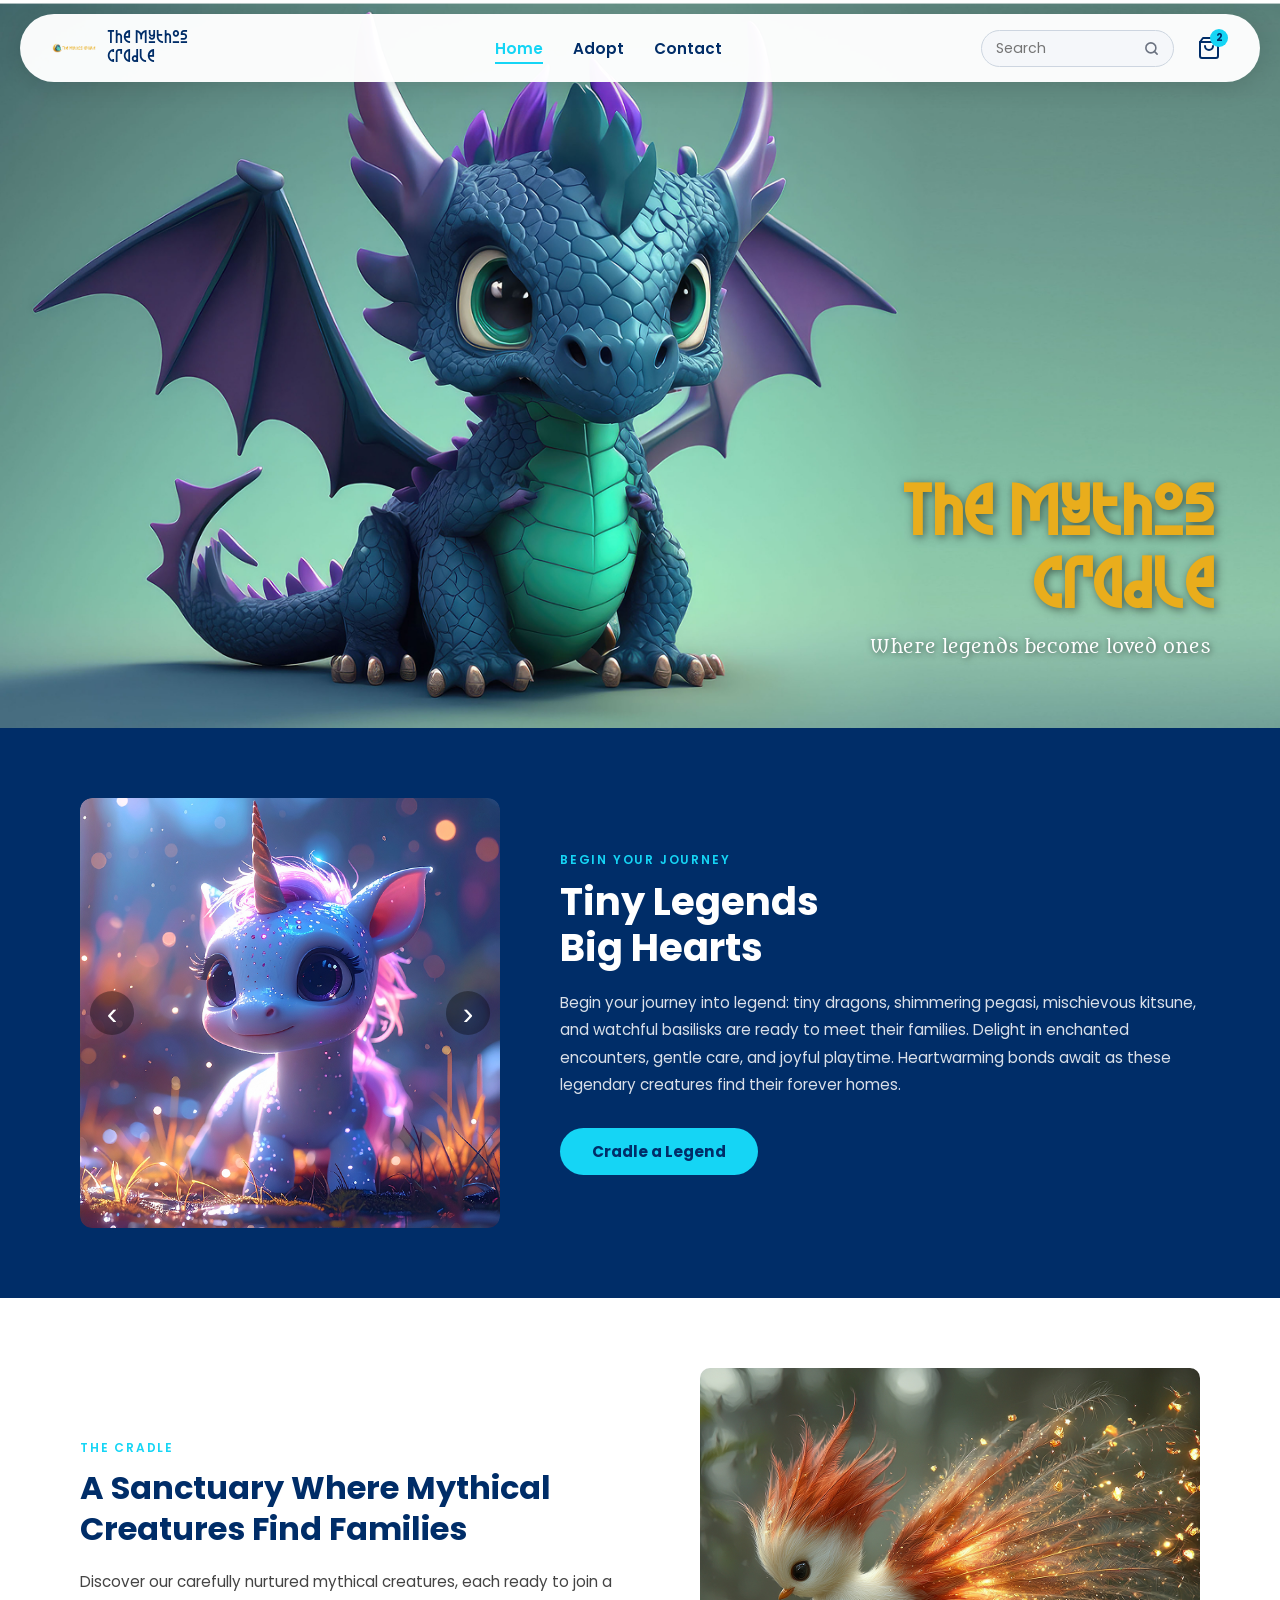
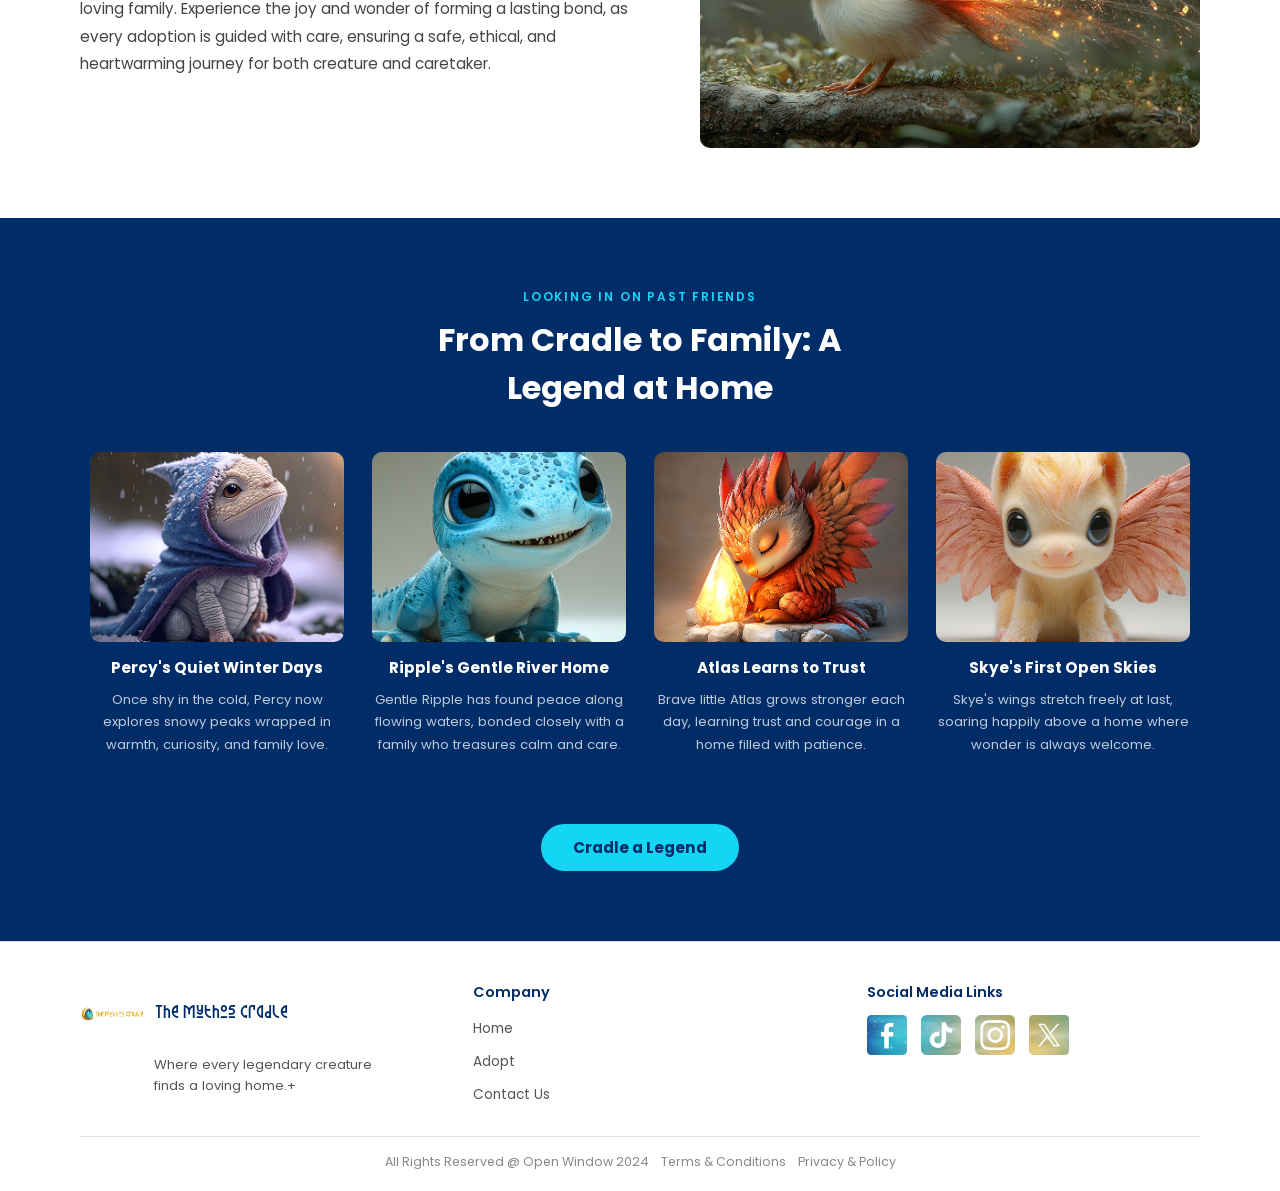
<file: index.html>
<!DOCTYPE html>
<html lang="en">
<head>
    <meta charset="UTF-8">
    <meta name="viewport" content="width=device-width, initial-scale=1.0">
    <title>The Mythos Cradle - Home</title>
    <link rel="stylesheet" href="css/main.css">
    <link href="https://fonts.googleapis.com/css2?family=Metamorphous&family=Poppins:wght@400;600;700&display=swap" rel="stylesheet">
</head>
<body>

    <!-- ==================== NAVIGATION BAR ==============================================================================-->
    <header>
        <nav class="navbar">

            <!-- Logo-------------------------------------------------------------------------------------------------->
            <a href="index.html" class="logo">
                <img src="assets/img/logo.png" alt="The Mythos Cradle Logo" class="logo-img">
                <span class="logo-text">The Mythos Cradle</span>
            </a>

            <!-- Navigation links--------------------------------------------------------------------------------------->
            <ul class="nav-links">
                <li><a href="index.html" class="active">Home</a></li>
                <li><a href="pages/adopt.html">Adopt</a></li>
                <li><a href="pages/contact.html">Contact</a></li>
            </ul>

            <!-- Right side----------------------------------------------------------------------------------- -->
            <div class="nav-right">
                <div class="search-bar">
                    <input type="text" placeholder="Search">
                    
                    <svg width="15" height="15" viewBox="0 0 24 24" fill="none" stroke="#6b7280" stroke-width="2.5" stroke-linecap="round" stroke-linejoin="round">
                        <circle cx="11" cy="11" r="8"></circle>
                        <line x1="21" y1="21" x2="16.65" y2="16.65"></line>
                    </svg>
                </div>

                <!-- The cart icon(2) -------------------------------------------------------------------------------->
                <div class="cart-icon">
                    
                    <svg width="24" height="24" viewBox="0 0 24 24" fill="none" stroke="#002d68" stroke-width="2" stroke-linecap="round" stroke-linejoin="round">
                        <path d="M6 2L3 6v14a2 2 0 0 0 2 2h14a2 2 0 0 0 2-2V6l-3-4z"></path>
                        <line x1="3" y1="6" x2="21" y2="6"></line>
                        <path d="M16 10a4 4 0 0 1-8 0"></path>
                    </svg>
                    
                    <span class="cart-badge" id="cart-count">2</span>
                </div>
            </div>

        </nav>
    </header>


    <!-- ==================== HERO SECTION ===================================================================== -->
    <section class="hero">
        <img src="assets/img/homeHeader.png" alt="A majestic dragon sitting proudly" class="hero-img">
        <div class="hero-text">
            <h1 class="hero-title">The Mythos<br>Cradle</h1>
            <p class="hero-tagline">Where legends become loved ones</p>
        </div>
    </section>


    <!-- ==================== TINY LEGENDS SECTION ================================================================= -->
    
        <section class="tiny-legends">

        <!-- LEFT SIDE----------------------------------------------------------------------------------- -->
        <div class="slider-wrapper">

            <button class="slider-btn prev-btn">&#8249;</button>

            <div class="slider">
             <div class="slide active">
                    <img src="assets/img/imageSlider1.png" alt="A glowing magical creature">
                </div>
            </div>

            <button class="slider-btn next-btn" >&#8250;</button>

        </div>


        

        <!-- RIGHT SIDE: ---------------------------------------------------------------------------------- -->
        <div class="tiny-legends-text">
            <span class="section-label">BEGIN YOUR JOURNEY</span>
            <h2>Tiny Legends<br>Big Hearts</h2>
            <p class="section-desc">
                Begin your journey into legend: tiny dragons, shimmering pegasi, mischievous kitsune,
                and watchful basilisks are ready to meet their families. Delight in enchanted encounters,
                gentle care, and joyful playtime. Heartwarming bonds await as these legendary creatures
                find their forever homes.
            </p>
         <a href="pages/adopt.html" class="btn-primary">Cradle a Legend</a>
        </div>

    </section>


    <!-- ==================== SANCTUARY SECTION ====================================================================== -->
    <section class="sanctuary">

        <!-- LEFT----------------------------------------------------------------------------------------------->
        <div class="sanctuary-text">
            <span class="section-label-dark">THE CRADLE</span>
            <h2 class="sanctuary-heading">A Sanctuary Where Mythical<br>Creatures Find Families</h2>
            <p class="sanctuary-desc">
                Discover our carefully nurtured mythical creatures, each ready to join a loving family.
                Experience the joy and wonder of forming a lasting bond, as every adoption is guided
                with care, ensuring a safe, ethical, and heartwarming journey for both creature and caretaker.
            </p>
        </div>

        <!-- RIGHT- Creature image ------------------------------------------------------------------------>
        <div class="sanctuary-img-wrapper">
            <img src="assets/img/homeImg1.png" alt="A beautiful mythical creature" class="sanctuary-img">
        </div>

    </section>


    <!-- ==================== PAST FRIENDS SECTION ============================================================= -->
    <section class="past-friends">

        <span class="section-label">LOOKING IN ON PAST FRIENDS</span>
        <h2 class="past-friends-heading">From Cradle to Family: A<br>Legend at Home</h2>

        <!-- The grid of 4 cards---------------------------------------------------------------------- -->
        <div class="friends-grid">

            <!-- Card 1: Percy ------------------------------------------------------------------------->
            <div class="friend-card">
                <img src="assets/img/successImg1.png" alt="Percy the snow creature">
                <h3>Percy's Quiet Winter Days</h3>
                <p>Once shy in the cold, Percy now explores snowy peaks wrapped in warmth, curiosity, and family love.</p>
            </div>

            <!-- Card 2: Ripple -------------------------------------------------------------------->
            <div class="friend-card">
                <img src="assets/img/successImg2.png" alt="Ripple the water creature">
                <h3>Ripple's Gentle River Home</h3>
                <p>Gentle Ripple has found peace along flowing waters, bonded closely with a family who treasures calm and care.</p>
            </div>

            <!-- Card 3: Atlas ----------------------------------------------------------------------->
            <div class="friend-card">
                <img src="assets/img/successImg3.png" alt="Atlas the brave creature">
                <h3>Atlas Learns to Trust</h3>
                <p>Brave little Atlas grows stronger each day, learning trust and courage in a home filled with patience.</p>
            </div>

            <!-- Card 4: Skye --------------------------------------------------------------------------------->
            <div class="friend-card">
                <img src="assets/img/successImg4.png" alt="Skye the winged creature">
                <h3>Skye's First Open Skies</h3>
                <p>Skye's wings stretch freely at last, soaring happily above a home where wonder is always welcome.</p>
            </div>

        </div>

        <!-- Button ----------------------------------------------------------------------------------------->
        <a href="pages/adopt.html" class="btn-primary">Cradle a Legend</a>

    </section>


    <!-- ==================== FOOTER ============================================================================= -->
    <footer>
        <div class="footer-inner">


            <div class="footer-brand">
                
                <div class="footer-brand-row">
                    <img src="assets/img/logo.png" alt="The Mythos Cradle Logo" class="footer-logo">
                    <span class="footer-brand-name">The Mythos Cradle</span>
                </div>
                <p class="footer-tagline">Where every legendary creature<br>finds a loving home.+</p>
            </div>

           
            <div class="footer-links">
                <h4>Company</h4>
                <ul>
                    <li><a href="index.html">Home</a></li>
                    <li><a href="pages/adopt.html">Adopt</a></li>
                    <li><a href="pages/contact.html">Contact Us</a></li>
                </ul>
            </div>

            
            <div class="footer-social">
                <h4>Social Media Links</h4>
                <div class="social-icons">
                   
                     <a href="https://www.facebook.com/theopenwindow/"><img src="../assets/img/sm1.png" alt="Facebook"></a>
                    <a href="https://www.tiktok.com/@open_window_"><img src="../assets/img/sm2.png" alt="TikTok"></a>
                    <a href="https://www.instagram.com/openwindowinstitute/"><img src="../assets/img/sm3.png" alt="Instagram"></a>
                    <a href="https://x.com/open_window_"><img src="../assets/img/sm4.png" alt="X / Twitter"></a>
                </div>
            </div>

        </div>

        <!-- Copyright ------------------------------------------------------------------------------------------------->
        <p class="footer-copy">
            All Rights Reserved @ Open Window 2024 &nbsp;&nbsp; Terms &amp; Conditions &nbsp;&nbsp; Privacy &amp; Policy
        </p>
    </footer>


    
    

</body>
</html>
</file>
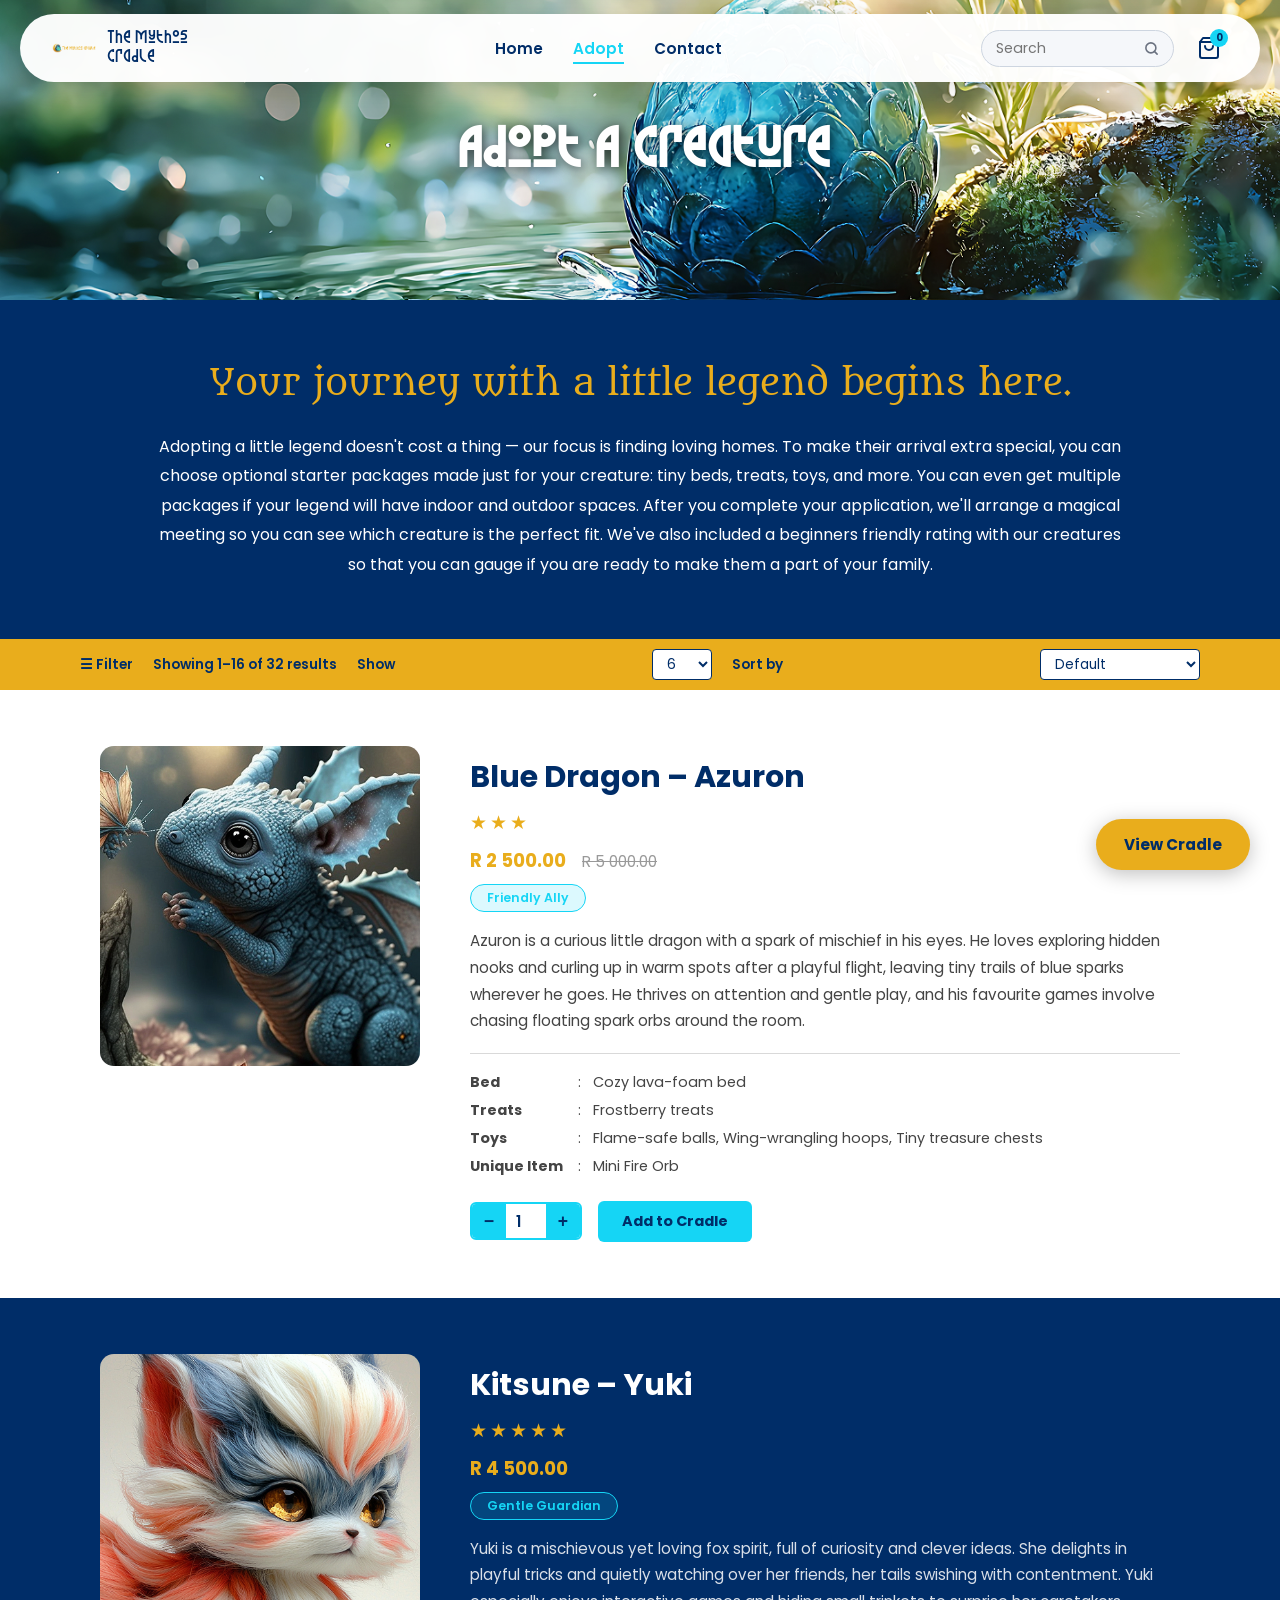
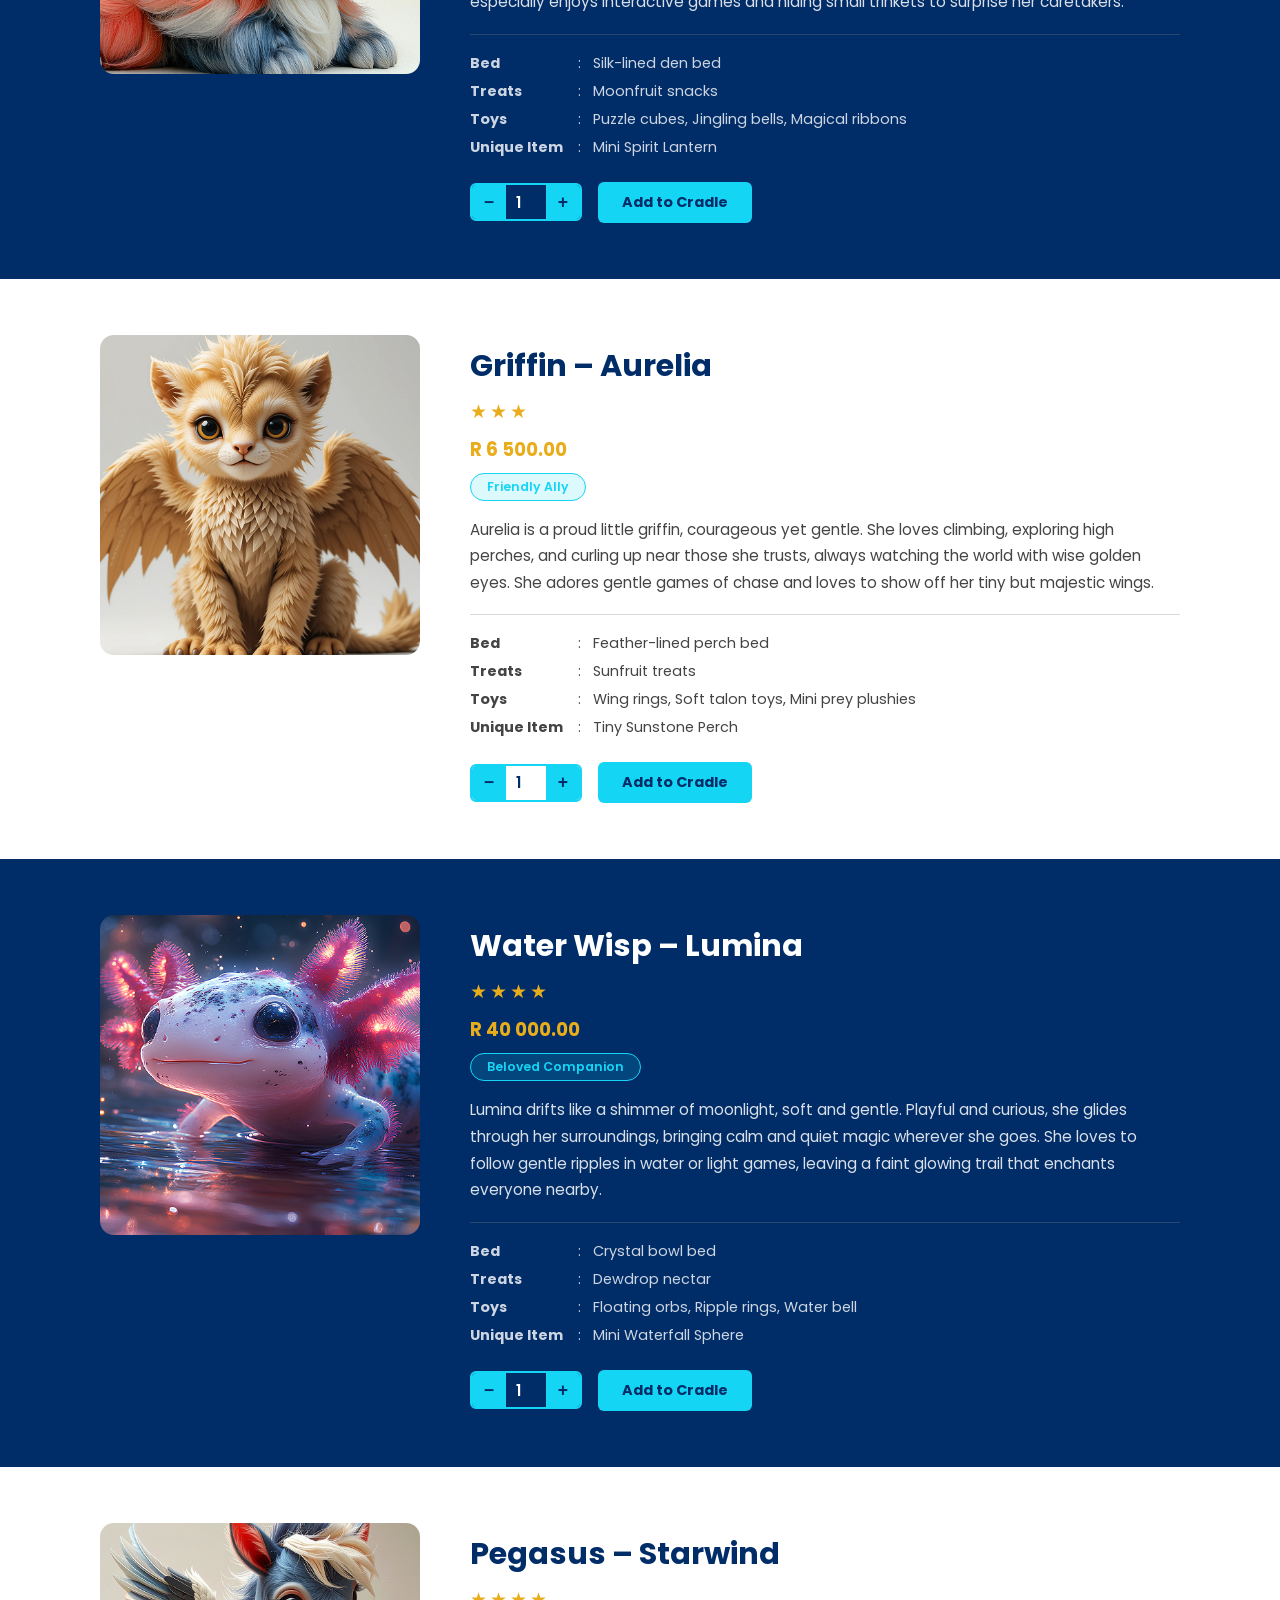
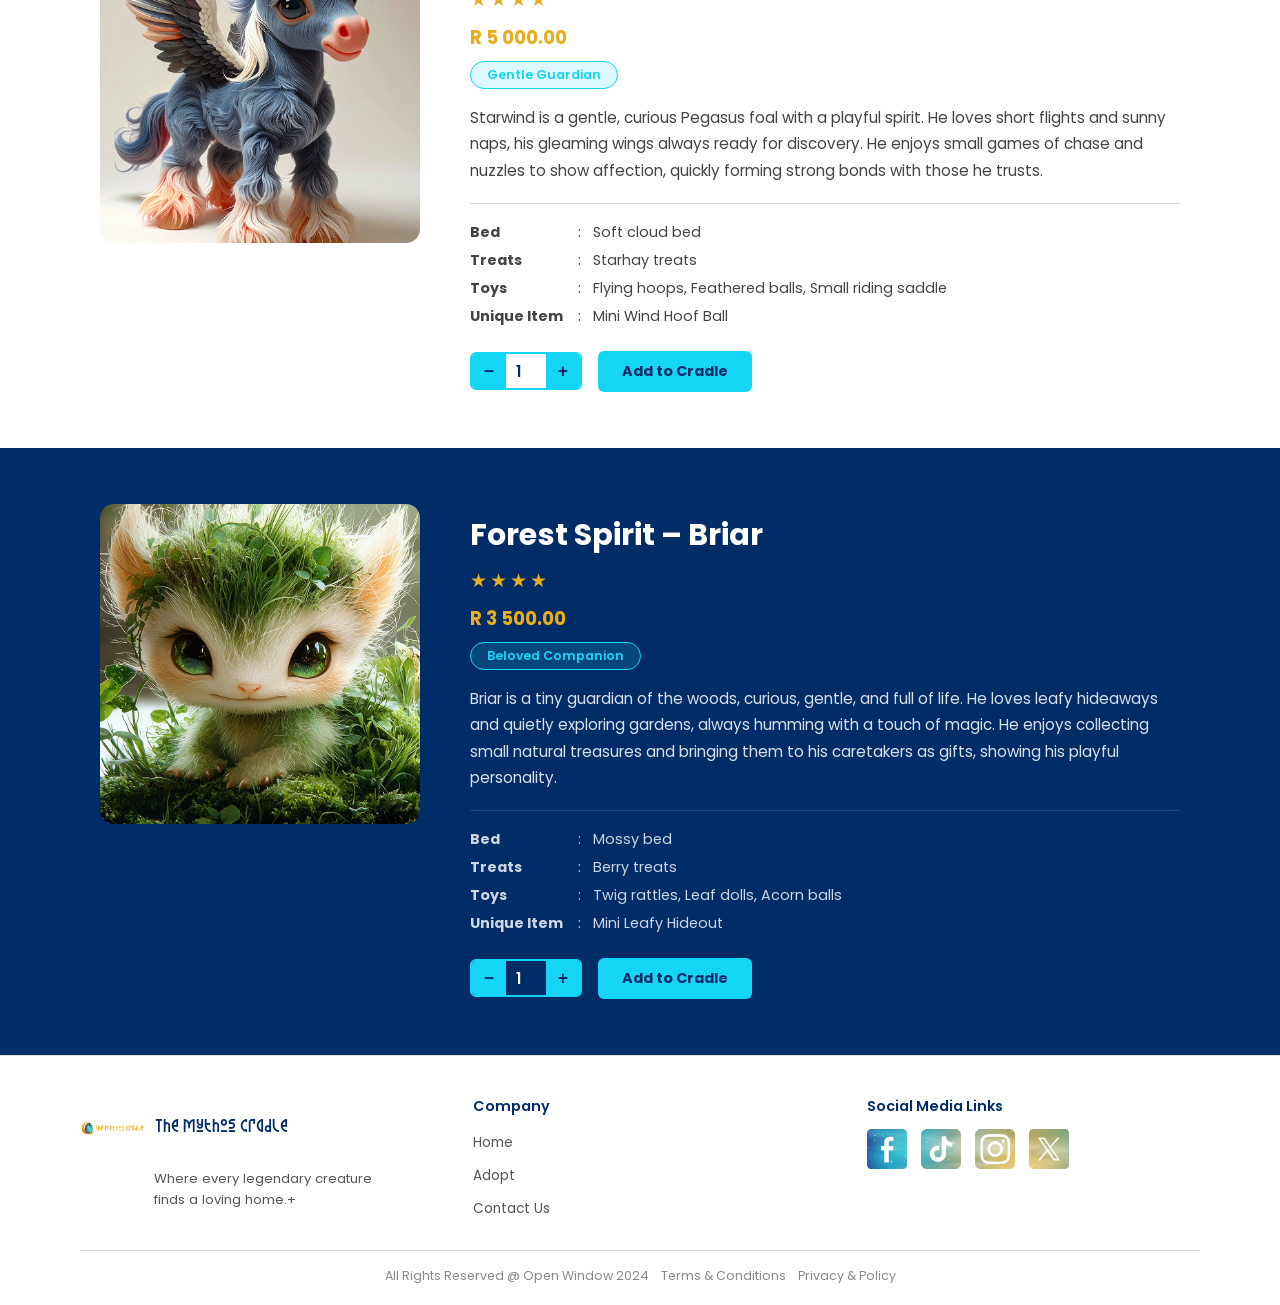
<file: pages/adopt.html>
<!DOCTYPE html>
<html lang="en">
<head>
    <meta charset="UTF-8">
    <meta name="viewport" content="width=device-width, initial-scale=1.0">
    <title>Adopt - The Mythos Cradle</title>

    <link rel="stylesheet" href="../css/main.css">

    <!-- Google Fonts ------------------------------------------------------------------------->
    <link href="https://fonts.googleapis.com/css2?family=Metamorphous&family=Poppins:wght@400;600;700&display=swap" rel="stylesheet">
</head>
<body>

    <!-- ==================== NAVIGATION BAR ================================================================= -->
    <header>
        <nav class="navbar">

            <!-- Logo ------------------------------------------------------------>
            <a href="../index.html" class="logo">
                <img src="../assets/img/logo.png" alt="The Mythos Cradle Logo" class="logo-img">
                <span class="logo-text">The Mythos Cradle</span>
            </a>

            <!-- Main navigation links ------------------------------------------------------>
            <ul class="nav-links">
                <li><a href="../index.html">Home</a></li>
            
                <li><a href="adopt.html" class="active">Adopt</a></li>
                <li><a href="contact.html">Contact</a></li>
            </ul>

            
            <div class="nav-right">
                <div class="search-bar">
                    <input type="text" placeholder="Search">
                    
                    <svg width="15" height="15" viewBox="0 0 24 24" fill="none" stroke="#6b7280" stroke-width="2.5" stroke-linecap="round" stroke-linejoin="round">
                        <circle cx="11" cy="11" r="8"></circle>
                        <line x1="21" y1="21" x2="16.65" y2="16.65"></line>
                    </svg>
                </div>
                <div class="cart-icon">
                   
                    <svg width="24" height="24" viewBox="0 0 24 24" fill="none" stroke="#002d68" stroke-width="2" stroke-linecap="round" stroke-linejoin="round">
                        <path d="M6 2L3 6v14a2 2 0 0 0 2 2h14a2 2 0 0 0 2-2V6l-3-4z"></path>
                        <line x1="3" y1="6" x2="21" y2="6"></line>
                        <path d="M16 10a4 4 0 0 1-8 0"></path>
                    </svg>
                    <span class="cart-badge" id="cart-count">0</span>
                </div>
            </div>

        </nav>
    </header>


    <!-- ==================== HERO SECTION ======================================================= -->
    <section class="hero-sub">
        <img src="../assets/img/adoptHeader.png" alt="Adopt A Creature banner">
        <h1 class="hero-sub-title">Adopt A Creature</h1>
    </section>


    <!-- ==================== ADOPT INTRO TEXT ====================================================== -->
    <section class="adopt-intro">
        <h2>Your journey with a little legend begins here.</h2>
        <p>
            Adopting a little legend doesn't cost a thing — our focus is finding loving homes. To make their arrival
            extra special, you can choose optional starter packages made just for your creature: tiny beds, treats, toys,
            and more. You can even get multiple packages if your legend will have indoor and outdoor spaces. After you
            complete your application, we'll arrange a magical meeting so you can see which creature is the perfect fit.
            We've also included a beginners friendly rating with our creatures so that you can gauge if you are ready to
            make them a part of your family.
        </p>
    </section>


    <!-- ==================== FILTER BAR ================================================================-->
    <div class="filter-bar">
        <span>&#9776; Filter</span>
        <span>Showing 1&ndash;16 of 32 results</span>
        <span>Show</span>
        <select name="show" aria-label="Show per page">
            <option>6</option>
            <option>12</option>
            <option>24</option>
        </select>
        <span>Sort by</span>
        <select name="sort" aria-label="Sort by">
            <option>Default</option>
            <option>Price: Low to High</option>
            <option>Price: High to Low</option>
        </select>
    </div>


    <!-- ==================== CREATURE CARDS LIST ================================================================-->
    <ul class="creatures-list">


        <!-- ===== CARD 1: Blue Dragon ====================== ================================== -->
        <li class="creature-card">

            <img
                src="../assets/img/adopt1.png"
                alt="Azuron the Blue Dragon"
                class="creature-img"
            >

            <div class="creature-info">
                <h2 class="creature-name">Blue Dragon &ndash; Azuron</h2>

                <!-- Star rating -->
                <div class="creature-stars">&#9733;&#9733;&#9733;</div>

                <!-- Pricing: sale price + original crossed ou----------------------------------------- -->
                <p class="creature-price">
                    R 2 500.00
                    <span class="price-original">R 5 000.00</span>
                </p>

                <!--Badge ------------------------------------------------------------------->
                <span class="creature-badge">Friendly Ally</span>

                <!-- Description -------------------------------------------------------------------------->
                <p class="creature-desc">
                    Azuron is a curious little dragon with a spark of mischief in his eyes. He loves exploring hidden nooks
                    and curling up in warm spots after a playful flight, leaving tiny trails of blue sparks wherever he goes.
                    He thrives on attention and gentle play, and his favourite games involve chasing floating spark orbs around
                    the room.
                </p>

                <hr class="creature-divider">

                
                <div class="creature-details">
                    <div class="creature-detail-row">
                        <span class="detail-label">Bed</span>
                        <span>: &nbsp; Cozy lava-foam bed</span>
                    </div>
                    <div class="creature-detail-row">
                        <span class="detail-label">Treats</span>
                        <span>: &nbsp; Frostberry treats</span>
                    </div>
                    <div class="creature-detail-row">
                        <span class="detail-label">Toys</span>
                        <span>: &nbsp; Flame-safe balls, Wing-wrangling hoops, Tiny treasure chests</span>
                    </div>
                    <div class="creature-detail-row">
                        <span class="detail-label">Unique Item</span>
                        <span>: &nbsp; Mini Fire Orb</span>
                    </div>
                </div>

                
                <div class="creature-actions">
                    <div class="quantity-control">
                        <button class="qty-btn" onclick="changeQty(this, -1)">&#8722;</button>
                        <input type="number" class="qty-input" value="1" min="1" readonly>
                        <button class="qty-btn" onclick="changeQty(this, 1)">&#43;</button>
                    </div>
                    <button class="btn-cradle" onclick="addToCradle(this, 'Blue Dragon – Azuron', 2500)">
                        Add to Cradle
                    </button>
                </div>
            </div>

        </li>


        <!-- ===== CARD 2: Kitsune – Yuki ========================================================= ===== -->
        <li class="creature-card">

            <img
                src="../assets/img/adopt2.png"
                alt="Yuki the Kitsune"
                class="creature-img"
            >

            <div class="creature-info">
                <h2 class="creature-name">Kitsune &ndash; Yuki</h2>

                <div class="creature-stars">&#9733;&#9733;&#9733;&#9733;&#9733;</div>

                <p class="creature-price">R 4 500.00</p>

                <span class="creature-badge">Gentle Guardian</span>

                <p class="creature-desc">
                    Yuki is a mischievous yet loving fox spirit, full of curiosity and clever ideas. She delights in playful
                    tricks and quietly watching over her friends, her tails swishing with contentment. Yuki especially enjoys
                    interactive games and hiding small trinkets to surprise her caretakers.
                </p>

                <hr class="creature-divider">

                <div class="creature-details">
                    <div class="creature-detail-row">
                        <span class="detail-label">Bed</span>
                        <span>: &nbsp; Silk-lined den bed</span>
                    </div>
                    <div class="creature-detail-row">
                        <span class="detail-label">Treats</span>
                        <span>: &nbsp; Moonfruit snacks</span>
                    </div>
                    <div class="creature-detail-row">
                        <span class="detail-label">Toys</span>
                        <span>: &nbsp; Puzzle cubes, Jingling bells, Magical ribbons</span>
                    </div>
                    <div class="creature-detail-row">
                        <span class="detail-label">Unique Item</span>
                        <span>: &nbsp; Mini Spirit Lantern</span>
                    </div>
                </div>

                <div class="creature-actions">
                    <div class="quantity-control">
                        <button class="qty-btn" onclick="changeQty(this, -1)">&#8722;</button>
                        <input type="number" class="qty-input" value="1" min="1" readonly>
                        <button class="qty-btn" onclick="changeQty(this, 1)">&#43;</button>
                    </div>
                    <button class="btn-cradle" onclick="addToCradle(this, 'Kitsune – Yuki', 4500)">
                        Add to Cradle
                    </button>
                </div>
            </div>

        </li>


        <!-- ===== CARD 3: Griffin – Aurelia ================================================ ===== -->
        <li class="creature-card">

            <img
                src="../assets/img/adopt3.png"
                alt="Aurelia the Griffin"
                class="creature-img"
            >

            <div class="creature-info">
                <h2 class="creature-name">Griffin &ndash; Aurelia</h2>

                <div class="creature-stars">&#9733;&#9733;&#9733;</div>

                <p class="creature-price">R 6 500.00</p>

                <span class="creature-badge">Friendly Ally</span>

                <p class="creature-desc">
                    Aurelia is a proud little griffin, courageous yet gentle. She loves climbing, exploring high perches,
                    and curling up near those she trusts, always watching the world with wise golden eyes. She adores gentle
                    games of chase and loves to show off her tiny but majestic wings.
                </p>

                <hr class="creature-divider">

                <div class="creature-details">
                    <div class="creature-detail-row">
                        <span class="detail-label">Bed</span>
                        <span>: &nbsp; Feather-lined perch bed</span>
                    </div>
                    <div class="creature-detail-row">
                        <span class="detail-label">Treats</span>
                        <span>: &nbsp; Sunfruit treats</span>
                    </div>
                    <div class="creature-detail-row">
                        <span class="detail-label">Toys</span>
                        <span>: &nbsp; Wing rings, Soft talon toys, Mini prey plushies</span>
                    </div>
                    <div class="creature-detail-row">
                        <span class="detail-label">Unique Item</span>
                        <span>: &nbsp; Tiny Sunstone Perch</span>
                    </div>
                </div>

                <div class="creature-actions">
                    <div class="quantity-control">
                        <button class="qty-btn" onclick="changeQty(this, -1)">&#8722;</button>
                        <input type="number" class="qty-input" value="1" min="1" readonly>
                        <button class="qty-btn" onclick="changeQty(this, 1)">&#43;</button>
                    </div>
                    <button class="btn-cradle" onclick="addToCradle(this, 'Griffin – Aurelia', 6500)">
                        Add to Cradle
                    </button>
                </div>
            </div>

        </li>


        <!-- ===== CARD 4: Water Wisp – Lumina ============================================================ -->
        <li class="creature-card">

            <img
                src="../assets/img/adopt4.png"
                alt="Lumina the Water Wisp"
                class="creature-img"
            >

            <div class="creature-info">
                <h2 class="creature-name">Water Wisp &ndash; Lumina</h2>

                <div class="creature-stars">&#9733;&#9733;&#9733;&#9733;</div>

                <p class="creature-price">R 40 000.00</p>

                <span class="creature-badge">Beloved Companion</span>

                <p class="creature-desc">
                    Lumina drifts like a shimmer of moonlight, soft and gentle. Playful and curious, she glides through her
                    surroundings, bringing calm and quiet magic wherever she goes. She loves to follow gentle ripples in water
                    or light games, leaving a faint glowing trail that enchants everyone nearby.
                </p>

                <hr class="creature-divider">

                <div class="creature-details">
                    <div class="creature-detail-row">
                        <span class="detail-label">Bed</span>
                        <span>: &nbsp; Crystal bowl bed</span>
                    </div>
                    <div class="creature-detail-row">
                        <span class="detail-label">Treats</span>
                        <span>: &nbsp; Dewdrop nectar</span>
                    </div>
                    <div class="creature-detail-row">
                        <span class="detail-label">Toys</span>
                        <span>: &nbsp; Floating orbs, Ripple rings, Water bell</span>
                    </div>
                    <div class="creature-detail-row">
                        <span class="detail-label">Unique Item</span>
                        <span>: &nbsp; Mini Waterfall Sphere</span>
                    </div>
                </div>

                <div class="creature-actions">
                    <div class="quantity-control">
                        <button class="qty-btn" onclick="changeQty(this, -1)">&#8722;</button>
                        <input type="number" class="qty-input" value="1" min="1" readonly>
                        <button class="qty-btn" onclick="changeQty(this, 1)">&#43;</button>
                    </div>
                    <button class="btn-cradle" onclick="addToCradle(this, 'Water Wisp – Lumina', 40000)">
                        Add to Cradle
                    </button>
                </div>
            </div>

        </li>


        <!-- ===== CARD 5: Pegasus – Starwind ========================================================== ===== -->
        <li class="creature-card">

            <img
                src="../assets/img/adopt5.png"
                alt="Starwind the Pegasus"
                class="creature-img"
            >

            <div class="creature-info">
                <h2 class="creature-name">Pegasus &ndash; Starwind</h2>

                <div class="creature-stars">&#9733;&#9733;&#9733;&#9733;</div>

                <p class="creature-price">R 5 000.00</p>

                <span class="creature-badge">Gentle Guardian</span>

                <p class="creature-desc">
                    Starwind is a gentle, curious Pegasus foal with a playful spirit. He loves short flights and sunny naps,
                    his gleaming wings always ready for discovery. He enjoys small games of chase and nuzzles to show
                    affection, quickly forming strong bonds with those he trusts.
                </p>

                <hr class="creature-divider">

                <div class="creature-details">
                    <div class="creature-detail-row">
                        <span class="detail-label">Bed</span>
                        <span>: &nbsp; Soft cloud bed</span>
                    </div>
                    <div class="creature-detail-row">
                        <span class="detail-label">Treats</span>
                        <span>: &nbsp; Starhay treats</span>
                    </div>
                    <div class="creature-detail-row">
                        <span class="detail-label">Toys</span>
                        <span>: &nbsp; Flying hoops, Feathered balls, Small riding saddle</span>
                    </div>
                    <div class="creature-detail-row">
                        <span class="detail-label">Unique Item</span>
                        <span>: &nbsp; Mini Wind Hoof Ball</span>
                    </div>
                </div>

                <div class="creature-actions">
                    <div class="quantity-control">
                        <button class="qty-btn" onclick="changeQty(this, -1)">&#8722;</button>
                        <input type="number" class="qty-input" value="1" min="1" readonly>
                        <button class="qty-btn" onclick="changeQty(this, 1)">&#43;</button>
                    </div>
                    <button class="btn-cradle" onclick="addToCradle(this, 'Pegasus – Starwind', 5000)">
                        Add to Cradle
                    </button>
                </div>
            </div>

        </li>


        <!-- ===== CARD 6: Forest Spirit – Briar ================================================ -->
        <li class="creature-card">

            <img
                src="../assets/img/adopt6.png"
                alt="Briar the Forest Spirit"
                class="creature-img"
            >

            <div class="creature-info">
                <h2 class="creature-name">Forest Spirit &ndash; Briar</h2>

                <div class="creature-stars">&#9733;&#9733;&#9733;&#9733;</div>

                <p class="creature-price">R 3 500.00</p>

                <span class="creature-badge">Beloved Companion</span>

                <p class="creature-desc">
                    Briar is a tiny guardian of the woods, curious, gentle, and full of life. He loves leafy hideaways and
                    quietly exploring gardens, always humming with a touch of magic. He enjoys collecting small natural
                    treasures and bringing them to his caretakers as gifts, showing his playful personality.
                </p>

                <hr class="creature-divider">

                <div class="creature-details">
                    <div class="creature-detail-row">
                        <span class="detail-label">Bed</span>
                        <span>: &nbsp; Mossy bed</span>
                    </div>
                    <div class="creature-detail-row">
                        <span class="detail-label">Treats</span>
                        <span>: &nbsp; Berry treats</span>
                    </div>
                    <div class="creature-detail-row">
                        <span class="detail-label">Toys</span>
                        <span>: &nbsp; Twig rattles, Leaf dolls, Acorn balls</span>
                    </div>
                    <div class="creature-detail-row">
                        <span class="detail-label">Unique Item</span>
                        <span>: &nbsp; Mini Leafy Hideout</span>
                    </div>
                </div>

                <div class="creature-actions">
                    <div class="quantity-control">
                        <button class="qty-btn" onclick="changeQty(this, -1)">&#8722;</button>
                        <input type="number" class="qty-input" value="1" min="1" readonly>
                        <button class="qty-btn" onclick="changeQty(this, 1)">&#43;</button>
                    </div>
                    <button class="btn-cradle" onclick="addToCradle(this, 'Forest Spirit – Briar', 3500)">
                        Add to Cradle
                    </button>
                </div>
            </div>

        </li>


    </ul>


    <!-- ==================== VIEW CRADLE FLOATING BUTTON ==================================================-->
    <button class="view-cradle-btn" onclick="viewCradle()">View Cradle</button>


    <!-- ==================== FOOTER ========================================================================= -->
    <footer>
        <div class="footer-inner">

            <div class="footer-brand">
                <div class="footer-brand-row">
                    <img src="../assets/img/logo.png" alt="Logo" class="footer-logo">
                    <span class="footer-brand-name">The Mythos Cradle</span>
                </div>
                <p class="footer-tagline">Where every legendary creature<br>finds a loving home.+</p>
            </div>

            <div class="footer-links">
                <h4>Company</h4>
                <ul>
                    <li><a href="../index.html">Home</a></li>
                    <li><a href="adopt.html">Adopt</a></li>
                    <li><a href="contact.html">Contact Us</a></li>
                </ul>
             </div>

            <div class="footer-social">
                <h4>Social Media Links</h4>
                <div class="social-icons">
                    <a href="https://www.facebook.com/theopenwindow/"><img src="../assets/img/sm1.png" alt="Facebook"></a>
                    <a href="https://www.tiktok.com/@open_window_"><img src="../assets/img/sm2.png" alt="TikTok"></a>
                    <a href="https://www.instagram.com/openwindowinstitute/"><img src="../assets/img/sm3.png" alt="Instagram"></a>
                    <a href="https://x.com/open_window_"><img src="../assets/img/sm4.png" alt="X / Twitter"></a>
                </div>
            </div>

        </div>
        <p class="footer-copy">
            All Rights Reserved @ Open Window 2024 &nbsp;&nbsp; Terms &amp; Conditions &nbsp;&nbsp; Privacy &amp; Policy
        </p>
    </footer>


    
</body>
</html>
</file>
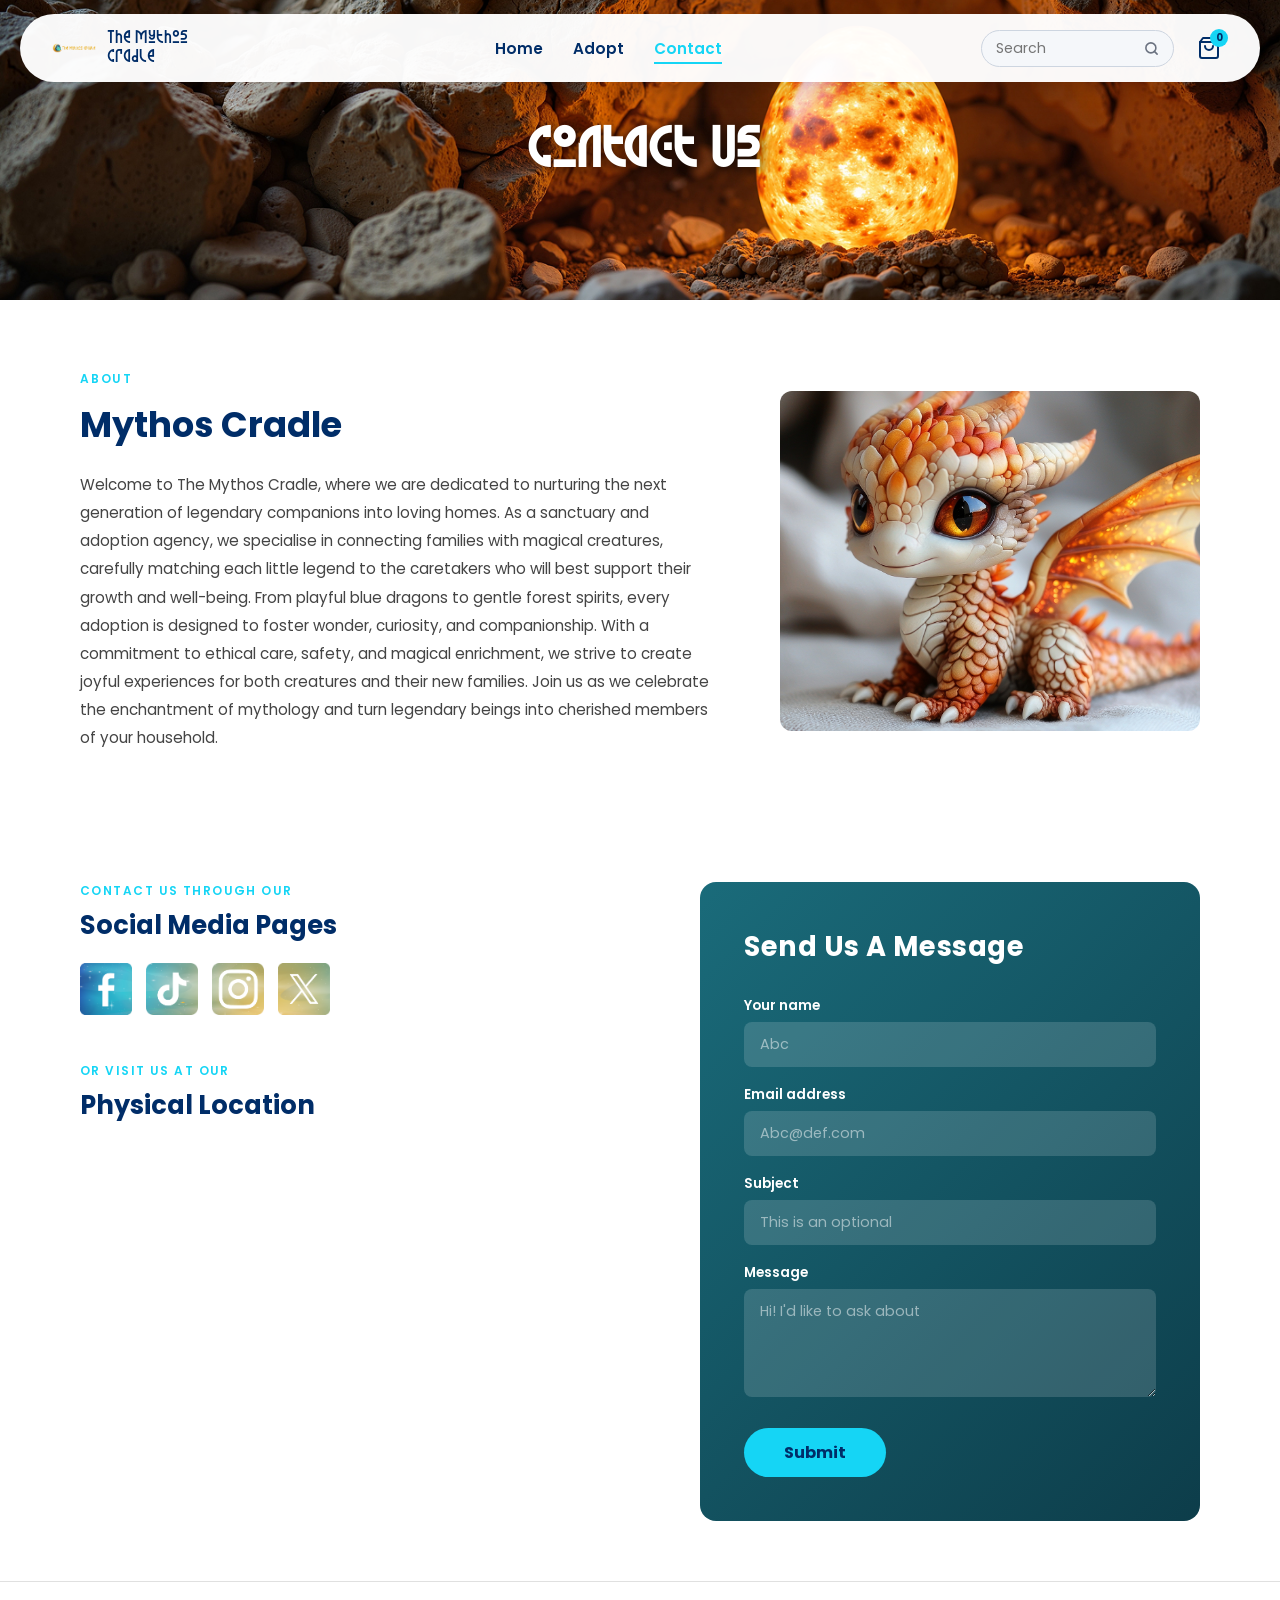
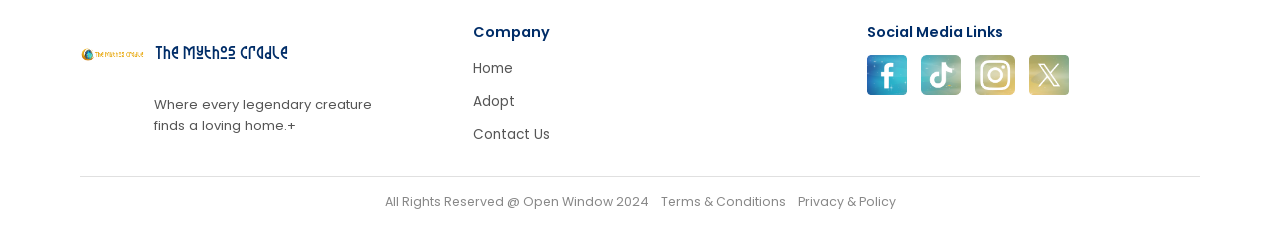
<file: pages/contact.html>
<!DOCTYPE html>
<html lang="en">
<head>
    <meta charset="UTF-8">
    <meta name="viewport" content="width=device-width, initial-scale=1.0">
    <title>Contact Us - The Mythos Cradle</title>

   
    <link rel="stylesheet" href="../css/main.css">

    <!-- Google Fonts --------------------------------------------------------------->
    <link href="https://fonts.googleapis.com/css2?family=Metamorphous&family=Poppins:wght@400;600;700&display=swap" rel="stylesheet">
</head>
<body>

    <!-- ==================== NAVIGATION BAR ======================================================================== -->
    <header>
        <nav class="navbar">

            <!-- Logo - ------------------------------------------------------------------------------------------->
            <a href="../index.html" class="logo">
                <img src="../assets/img/logo.png" alt="The Mythos Cradle Logo" class="logo-img">
                <span class="logo-text">The Mythos Cradle</span>
            </a>

            <!-- Main navigation----------------------------------------------------------------------------------------->
            <ul class="nav-links">
                <li><a href="../index.html">Home</a></li>
                <li><a href="adopt.html">Adopt</a></li>
                
                <li><a href="contact.html" class="active">Contact</a></li>
            </ul>

            
            <div class="nav-right">
                <div class="search-bar">
                    <input type="text" placeholder="Search">
                    
                    <svg width="15" height="15" viewBox="0 0 24 24" fill="none" stroke="#6b7280" stroke-width="2.5" stroke-linecap="round" stroke-linejoin="round">
                        <circle cx="11" cy="11" r="8"></circle>
                        <line x1="21" y1="21" x2="16.65" y2="16.65"></line>
                    </svg>
                </div>
                <div class="cart-icon">
                   
                    <svg width="24" height="24" viewBox="0 0 24 24" fill="none" stroke="#002d68" stroke-width="2" stroke-linecap="round" stroke-linejoin="round">
                        <path d="M6 2L3 6v14a2 2 0 0 0 2 2h14a2 2 0 0 0 2-2V6l-3-4z"></path>
                        <line x1="3" y1="6" x2="21" y2="6"></line>
                        <path d="M16 10a4 4 0 0 1-8 0"></path>
                    </svg>
                    <span class="cart-badge" id="cart-count">0</span>
                </div>
            </div>

        </nav>
    </header>


    <!-- ==================== HERO SECTION ==============================================================================-->
    <section class="hero-sub">
        <img src="../assets/img/contactHeader.png" alt="Contact Us banner">
        <h1 class="hero-sub-title">Contact Us</h1>
    </section>


    <!-- ==================== ABOUT SECTION ================================================================== -->
    <section class="contact-about">

        <!-- Left---------------------------------------------------------------------------------------->
        <div class="contact-about-text">
            <span class="about-label">ABOUT</span>
            <h2>Mythos Cradle</h2>
            <p>
                Welcome to The Mythos Cradle, where we are dedicated to nurturing the next generation
                of legendary companions into loving homes. As a sanctuary and adoption agency, we
                specialise in connecting families with magical creatures, carefully matching each little
                legend to the caretakers who will best support their growth and well-being. From playful
                blue dragons to gentle forest spirits, every adoption is designed to foster wonder,
                curiosity, and companionship. With a commitment to ethical care, safety, and magical
                enrichment, we strive to create joyful experiences for both creatures and their new
                families. Join us as we celebrate the enchantment of mythology and turn legendary beings
                into cherished members of your household.
                </p>
        </div>

        <!-- Right: Image of a creature -------------------------------------------------------------------->
        <div class="contact-about-img">
            <img src="../assets/img/contactImage 1.png" alt="A cute baby dragon">
        </div>

    </section>


    <!-- ==================== SOCIAL MEDIA + MAP + FORM SECTION ==================================== -->
    <section class="contact-bottom">

        
        <div class="contact-left">

           
            <div>
                <span class="contact-social-label">CONTACT US THROUGH OUR</span>
                <h2 class="contact-social-heading">Social Media Pages</h2>

               
                <div class="social-icons">
                    
                    <a href="https://www.facebook.com/theopenwindow/"><img src="../assets/img/sm1.png" alt="Facebook"></a>
                    <a href="https://www.tiktok.com/@open_window_"><img src="../assets/img/sm2.png" alt="TikTok"></a>
                    <a href="https://www.instagram.com/openwindowinstitute/"><img src="../assets/img/sm3.png" alt="Instagram"></a>
                    <a href="https://x.com/open_window_"><img src="../assets/img/sm4.png" alt="X / Twitter"></a>
                </div>
            </div>

            <!-- Map  ---------------------------------------------------------------------------------->
            <div>
                <span class="contact-map-label">OR VISIT US AT OUR</span>
                <h2 class="contact-map-heading">Physical Location</h2>

                <!-- Google Maps -->
                <iframe
                    class="map-frame"
                    src="https://www.google.com/maps/embed?pb=!1m14!1m8!1m3!1d229753.50678061516!2d28.1421661!3d-25.8728164!3m2!1i1024!2i768!4f13.1!3m3!1m2!1s0x1e956608911ce097%3A0x519896b4b6eda40a!2sOpen%20Window%20-%20Centurion!5e0!3m2!1sen!2sza!4v1774509200383!5m2!1sen!2sza" width="600" height="450" style="border:0;" allowfullscreen="" loading="lazy" referrerpolicy="no-referrer-when-downgrade">
                    
                </iframe>
            </div>

        </div>


        <!-- Contact form --------------------------------------------------------------------------------------------------->
        <div class="contact-right">
            <div class="contact-form-card">

                <h3>Send Us A Message</h3>

            
                <form action="#" method="POST">

                    
                    <div class="form-group">
                        <label for="contact-name">Your name</label>
                        <input
                            type="text"
                            id="contact-name"
                            name="name"
                            placeholder="Abc"
                            required
                        >
                       
                    </div>

                    <!-- Email------------------------------------------------------------------------------------- -->
                    <div class="form-group">
                        <label for="contact-email">Email address</label>
                        <input
                            type="email"
                            id="contact-email"
                            name="email"
                            placeholder="Abc@def.com"
                            required
                        >
                        
                    </div>

                    <!-- Subject field (optional) ----------------------------------------------------------------->
                    <div class="form-group">
                        <label for="contact-subject">Subject</label>
                        <input
                            type="text"
                            id="contact-subject"
                            name="subject"
                            placeholder="This is an optional"
                        >
                    </div>

                    <!-- Message ------------------------------------------------------------------------------ -->
                    <div class="form-group">
                        <label for="contact-message">Message</label>
                        <textarea
                            id="contact-message"
                            name="message"
                            placeholder="Hi! I'd like to ask about"
                            rows="4"
                            required
                        ></textarea>
                    </div>

                    <!-- Submit button ----------------------------------------------------------------------------->
                    <button type="submit" class="btn-submit">Submit</button>

                </form>

            </div>
        </div>

    </section>


    <!-- ==================== FOOTER ========================================================================== -->
    <footer>
        <div class="footer-inner">

            <div class="footer-brand">
                <div class="footer-brand-row">
                    <img src="../assets/img/logo.png" alt="Logo" class="footer-logo">
                    <span class="footer-brand-name">The Mythos Cradle</span>
                </div>
                <p class="footer-tagline">Where every legendary creature<br>finds a loving home.+</p>
            </div>

            <div class="footer-links">
                <h4>Company</h4>
                <ul>
                    <li><a href="../index.html">Home</a></li>
                    <li><a href="adopt.html">Adopt</a></li>
                    <li><a href="contact.html">Contact Us</a></li>
                </ul>
            </div>

            <div class="footer-social">
                <h4>Social Media Links</h4>
                <div class="social-icons">
                     <a href="https://www.facebook.com/theopenwindow/"><img src="../assets/img/sm1.png" alt="Facebook"></a>
                    <a href="https://www.tiktok.com/@open_window_"><img src="../assets/img/sm2.png" alt="TikTok"></a>
                    <a href="https://www.instagram.com/openwindowinstitute/"><img src="../assets/img/sm3.png" alt="Instagram"></a>
                    <a href="https://x.com/open_window_"><img src="../assets/img/sm4.png" alt="X / Twitter"></a>
                </div>
            </div>

        </div>
        <p class="footer-copy">
            All Rights Reserved @ Open Window 2024 &nbsp;&nbsp; Terms &amp; Conditions &nbsp;&nbsp; Privacy &amp; Policy
        </p>
    </footer>


    
    

</body>
</html>
</file>
<file: css/main.css>
/* ============================================================
   MAIN STYLESHEET - The Mythos Cradle
============================================================ */

/* ===== CUSTOM FONT ========================================================== */
@font-face {
    font-family: 'MythologyOfEgypt';
    src: url('../assets/fonts/mythology_of_egypt/Mythology Of Egypt.ttf') format('truetype'),
         url('../assets/fonts/mythology_of_egypt/Mythology Of Egypt.otf') format('opentype');
}

:root {
    --navy:   #002d68;   
    --gold:   #e9ad1c;   
    --cyan:   #15d5f5;   
    --black:  #000000;
    --white:  #ffffff;
    --light-bg: #f5f5f5; 
}


* {
    margin: 0;
    padding: 0;
    box-sizing: border-box; 
}


body {
    font-family: 'Poppins', sans-serif;
    color: var(--black);
    background: var(--white);
}

/* ============================================================
   NAVBAR 
   ============================================================ */


header {
    position: fixed;
    width: 100%;
    top: 0;
    z-index: 100;
    background: transparent;
    padding: 14px 20px;
}


.navbar {
    display: flex;
    align-items: center;
    justify-content: space-between;
    padding: 12px 32px;
    gap: 24px;
    background: rgba(255, 255, 255, 0.97);
    border-radius: 60px;
    box-shadow: 0 4px 24px rgba(0, 0, 0, 0.13);
}

/* Logo area */
.logo {
    display: flex;
    align-items: center;
    gap: 10px;
    text-decoration: none;
    flex-shrink: 0;
}

.logo-img {
    height: 44px;
    width: 44px;
    object-fit: contain;
}

/* The "The Mythos Cradle" text next to the logo */
.logo-text {
    font-family: 'MythologyOfEgypt', serif;
    font-size: 1rem;
    color: var(--navy);
    line-height: 1.2;
    max-width: 130px;
}

/* The list of navigation links  */
.nav-links {
    list-style: none;
    display: flex;
    gap: 30px;
}

.nav-links a {
    text-decoration: none;
    font-family: 'Poppins', sans-serif;
    font-size: 0.95rem;
    font-weight: 600;
    color: var(--navy);
    padding-bottom: 3px;
    transition: color 0.2s; 
}

/* Highlight the current page link and add underline on hover */
.nav-links a.active,
.nav-links a:hover {
    color: var(--cyan);
    border-bottom: 2px solid var(--cyan);
}

/* Right side of navbar  */
.nav-right {
    display: flex;
    align-items: center;
    gap: 16px;
}

/* Search bar styling  */
.search-bar {
    display: flex;
    align-items: center;
    border: 1.5px solid #cdd5e0;
    border-radius: 24px;
    padding: 7px 14px;
    gap: 8px;
    background: #f5f7fa;
}

.search-bar input {
    border: none;
    background: transparent;
    outline: none;
    font-family: 'Poppins', sans-serif;
    font-size: 0.88rem;
    color: var(--navy);
    width: 140px;    
}


.search-bar svg {
    flex-shrink: 0;
    display: block;
}


.cart-icon {
    position: relative;
    cursor: pointer;
    display: flex;
    align-items: center;
    justify-content: center;
    width: 38px;
    height: 38px;
}


.cart-icon svg {
    display: block;
}


.cart-badge {
    position: absolute;
    top: 0px;
    right: 0px;
    background: var(--cyan);
    color: var(--navy);
    border-radius: 50%;
    width: 18px;
    height: 18px;
    font-size: 0.62rem;
    font-weight: 700;
    display: flex;
    align-items: center;
    justify-content: center;
    line-height: 1;
}

/* ============================================================
   HERO SECTION 
   ============================================================ */


.hero {
    position: relative;         
    width: 100%;
}

.hero-img {
    width: 100%;
    height: auto;               
    display: block;
}


.hero-text {
    position: absolute;         
    bottom: 70px;
    right: 70px;
    text-align: right;
}

.hero-title {
    font-family: 'MythologyOfEgypt', serif;
    font-size: 4rem;            
    color: var(--gold);
    line-height: 1.15;
    text-shadow: 2px 2px 10px rgba(0, 0, 0, 0.5);
}

.hero-tagline {
    font-family: 'Metamorphous', serif;
    font-size: 1.15rem;
    color: var(--white);
    margin-top: 10px;
    text-shadow: 1px 1px 6px rgba(0, 0, 0, 0.6);
}


.hero-sub {
    position: relative;
    width: 100%;
    height: 300px;
    overflow: hidden;
}

.hero-sub img {
    width: 100%;
    height: 100%;
    object-fit: cover;
    object-position: center;
    display: block;
}


.hero-sub-title {
    position: absolute;
    top: 50%;
    left: 50%;
    transform: translate(-50%, -50%); 
    font-family: 'MythologyOfEgypt', serif;
    font-size: 3.2rem;
    color: var(--white);
    text-align: center;
    text-shadow: 2px 2px 12px rgba(0, 0, 0, 0.7);
    white-space: nowrap;
}

/* ============================================================
   SHARED BUTTON STYLES
   ============================================================ */


.btn-primary {
    display: inline-block;
    background: var(--cyan);
    color: var(--navy);
    font-family: 'Poppins', sans-serif;
    font-weight: 700;
    font-size: 0.95rem;
    padding: 12px 32px;
    border-radius: 30px;
    text-decoration: none;
    border: none;
    cursor: pointer;
    transition: background 0.2s, transform 0.1s;
    margin-top: 20px;
}

.btn-primary:hover {
    background: #0ab8d6;
    transform: translateY(-2px); 
}

/* ============================================================
   SHARED SECTION LABEL STYLES
   
   ============================================================ */

.section-label {
    font-family: 'Poppins', sans-serif;
    font-size: 0.75rem;
    font-weight: 600;
    letter-spacing: 0.15em;
    color: var(--cyan);
    text-transform: uppercase;
    margin-bottom: 10px;
    display: block;
}

.section-label-gold {
    font-family: 'Poppins', sans-serif;
    font-size: 0.75rem;
    font-weight: 600;
    letter-spacing: 0.15em;
    color: var(--gold);
    text-transform: uppercase;
    margin-bottom: 10px;
    display: block;
}

.section-label-dark {
    font-family: 'Poppins', sans-serif;
    font-size: 0.75rem;
    font-weight: 600;
    letter-spacing: 0.15em;
    color: var(--cyan);
    text-transform: uppercase;
    margin-bottom: 10px;
    display: block;
}

/* ============================================================
   HOME PAGE - TINY LEGENDS SECTION
   
   ============================================================ */

.tiny-legends {
    background: var(--navy);
    display: flex;
    align-items: center;
    gap: 60px;
    padding: 70px 80px;
}

/* ---- Image Slider ---- */
.slider-wrapper {
    position: relative;
    flex: 1;
    max-width: 420px;
    min-width: 280px;
}


.slider {
    overflow: hidden;
    border-radius: 12px;
}

/* Each individual slide */
.slide {
    display: none; 
}

.slide.active {
    display: block; /
}

.slide img {
    width: 100%;
    height: 430px;             
    object-fit: cover;
    border-radius: 12px;
    display: block;
}


.slider-btn {
    position: absolute;
    top: 50%;
    transform: translateY(-50%);
    background: rgba(0, 0, 0, 0.35);
    border: none;
    color: var(--white);
    font-size: 2rem;
    width: 44px;
    height: 44px;
    border-radius: 50%;
    cursor: pointer;
    z-index: 10;
    display: flex;
    align-items: center;
    justify-content: center;
    transition: background 0.2s;
    line-height: 1;
}

.slider-btn:hover {
    background: rgba(0, 0, 0, 0.6);
}


.prev-btn { left: 10px; }
.next-btn { right: 10px; }


.tiny-legends-text {
    flex: 1;
    color: var(--white);
}

.tiny-legends-text h2 {
    font-family: 'Poppins', sans-serif;
    font-size: 2.4rem;
    font-weight: 700;
    color: var(--white);
    line-height: 1.2;
    margin-bottom: 18px;
}

.section-desc {
    font-size: 0.95rem;
    line-height: 1.8;
    color: rgba(255, 255, 255, 0.85);
    margin-bottom: 10px;
}

/* ============================================================
   HOME PAGE - SANCTUARY SECTION
   
   ============================================================ */

.sanctuary {
    display: flex;
    align-items: center;
    gap: 60px;
    padding: 70px 80px;
    background: var(--white);
}

.sanctuary-text {
    flex: 1;
}

.sanctuary-heading {
    font-family: 'Poppins', sans-serif;
    font-size: 2rem;
    font-weight: 700;
    color: var(--navy);
    line-height: 1.3;
    margin-bottom: 18px;
}

.sanctuary-desc {
    font-size: 0.95rem;
    line-height: 1.8;
    color: #444;
}

.sanctuary-img-wrapper {
    flex: 1;
    max-width: 500px;
}

.sanctuary-img {
    width: 100%;
    height: 380px;             
    object-fit: cover;
    border-radius: 10px;
    display: block;
}

/* ============================================================
   HOME PAGE - PAST FRIENDS SECTION
   
   ============================================================ */

.past-friends {
    background: var(--navy);
    padding: 70px 80px;
    text-align: center;
}

.past-friends-heading {
    font-family: 'Poppins', sans-serif;
    font-size: 2rem;
    font-weight: 700;
    color: var(--white);
    margin-bottom: 40px;
}


.friends-grid {
    display: grid;
    grid-template-columns: repeat(4, 1fr);
    gap: 28px;
    margin-bottom: 48px;
    max-width: 1100px;
    margin-left: auto;
    margin-right: auto;
}

.friend-card {
    text-align: center;
}

.friend-card img {
    width: 100%;
    height: 190px;             
    object-fit: cover;
    border-radius: 10px;
    margin-bottom: 14px;
    display: block;
}

.friend-card h3 {
    font-family: 'Poppins', sans-serif;
    font-size: 0.95rem;
    font-weight: 700;
    color: var(--white);
    margin-bottom: 10px;
}

.friend-card p {
    font-size: 0.82rem;
    color: rgba(255, 255, 255, 0.75);
    line-height: 1.7;
}

/* ============================================================
   ADOPT PAGE - INTRO TEXT
   
   ============================================================ */

.adopt-intro {
    background: var(--navy);
    padding: 60px 80px;
    text-align: center;
}

.adopt-intro h2 {
    font-family: 'Metamorphous', serif;
    font-size: 2.2rem;
    font-weight: 400;
    color: var(--gold);
    margin-bottom: 24px;
    line-height: 1.35;
}

.adopt-intro p {
    font-size: 1rem;
    color: var(--white);
    line-height: 1.85;
    max-width: 980px;
    margin: 0 auto;
}

/* ============================================================
   ADOPT PAGE 
   
   ============================================================ */

.filter-bar {
    background: var(--gold);
    padding: 10px 80px;
    display: flex;
    align-items: center;
    gap: 20px;
    flex-wrap: wrap;
}

.filter-bar span {
    font-size: 0.85rem;
    font-weight: 600;
    color: var(--navy);
}


.filter-icon {
    font-size: 0.85rem;
    cursor: pointer;
}


.filter-bar select {
    font-family: 'Poppins', sans-serif;
    font-size: 0.85rem;
    padding: 4px 10px;
    border: 1px solid var(--navy);
    border-radius: 4px;
    background: var(--white);
    color: var(--navy);
    cursor: pointer;
    margin-left: auto;
}

/* ============================================================
   ADOPT PAGE - CREATURE CARDS
   ============================================================ */


.creatures-list {
    list-style: none;
}

/* Each individual creature card row */
.creature-card {
    display: flex;
    align-items: flex-start;
    gap: 50px;
    padding: 56px 100px;    
}


.creature-card:nth-child(odd) {
    background: var(--white);
}

.creature-card:nth-child(even) {
    background: var(--navy);
}


.creature-img {
    width: 320px;
    height: 320px;
    object-fit: cover;
    border-radius: 14px;
    flex-shrink: 0;    
    display: block;
}


.creature-info {
    flex: 1;
    padding-top: 8px;
}

.creature-name {
    font-family: 'Poppins', sans-serif;
    font-size: 1.9rem;
    font-weight: 700;
    margin-bottom: 8px;
}


.creature-card:nth-child(odd) .creature-name { color: var(--navy); }
.creature-card:nth-child(even) .creature-name { color: var(--white); }


.creature-stars {
    color: var(--gold);
    font-size: 1.2rem;
    margin-bottom: 10px;
    letter-spacing: 3px;
}


.creature-price {
    font-size: 1.15rem;
    font-weight: 700;
    color: var(--gold);
    margin-bottom: 10px;
}


.price-original {
    text-decoration: line-through;
    color: #999;
    font-weight: 400;
    font-size: 0.95rem;
    margin-left: 12px;
}


.creature-badge {
    display: inline-block;
    font-size: 0.78rem;
    font-weight: 600;
    padding: 4px 16px;
    border-radius: 20px;
    background: rgba(21, 213, 245, 0.15);
    color: var(--cyan);
    border: 1px solid var(--cyan);
    margin-bottom: 16px;
}


.creature-desc {
    font-size: 0.95rem;
    line-height: 1.75;
    margin-bottom: 18px;
}

.creature-card:nth-child(odd) .creature-desc { color: #444; }
.creature-card:nth-child(even) .creature-desc { color: rgba(255, 255, 255, 0.85); }


.creature-divider {
    border: none;
    border-top: 1px solid rgba(128, 128, 128, 0.3);
    margin: 18px 0;
}


.creature-details {
    font-size: 0.9rem;      
    margin-bottom: 24px;
    display: flex;
    flex-direction: column;
    gap: 7px;
}

.creature-card:nth-child(odd) .creature-details { color: #444; }
.creature-card:nth-child(even) .creature-details { color: rgba(255, 255, 255, 0.8); }

.creature-detail-row {
    display: flex;
    gap: 8px;
}

.detail-label {
    font-weight: 700;       
    min-width: 100px;
}


.creature-actions {
    display: flex;
    align-items: center;
    gap: 16px;
    flex-wrap: wrap;
}


.quantity-control {
    display: flex;
    align-items: center;
    border: 2px solid var(--cyan);
    border-radius: 6px;
    overflow: hidden;
}

.qty-btn {
    background: var(--cyan);
    color: var(--navy);
    border: none;
    width: 34px;
    height: 34px;
    font-size: 1.1rem;
    font-weight: 700;
    cursor: pointer;
    transition: background 0.2s;
    display: flex;
    align-items: center;
    justify-content: center;
}

.qty-btn:hover {
    background: #0ab8d6;
}


.qty-input {
    width: 40px;
    text-align: center;
    border: none;
    font-size: 0.95rem;
    font-weight: 600;
    font-family: 'Poppins', sans-serif;
    outline: none;
    background: transparent;
}

.creature-card:nth-child(odd) .qty-input { color: var(--navy); }
.creature-card:nth-child(even) .qty-input { color: var(--white); }

/* "Add to Cradle" button */
.btn-cradle {
    background: var(--cyan);
    color: var(--navy);
    font-family: 'Poppins', sans-serif;
    font-weight: 700;
    font-size: 0.9rem;
    padding: 10px 24px;
    border: none;
    border-radius: 6px;
    cursor: pointer;
    transition: background 0.2s, transform 0.1s;
}

.btn-cradle:hover {
    background: #0ab8d6;
    transform: translateY(-2px);
}

/* ============================================================
   ADOPT PAGE 
   ============================================================ */

.view-cradle-btn {
    position: fixed;     
    bottom: 30px;
    right: 30px;
    background: var(--gold);
    color: var(--navy);
    font-family: 'Poppins', sans-serif;
    font-weight: 700;
    font-size: 0.95rem;
    padding: 14px 28px;
    border: none;
    border-radius: 30px;
    cursor: pointer;
    box-shadow: 0 4px 20px rgba(0, 0, 0, 0.25);
    transition: transform 0.2s, box-shadow 0.2s;
    z-index: 99;
}

.view-cradle-btn:hover {
    transform: translateY(-3px);
    box-shadow: 0 6px 24px rgba(0, 0, 0, 0.3);
}

/* ============================================================
   CONTACT PAGE - ABOUT SECTION
   
   ============================================================ */

.contact-about {
    display: flex;
    align-items: center;
    gap: 60px;
    padding: 70px 80px;
    background: var(--white);
}

.contact-about-text {
    flex: 1;
}

.contact-about-text .about-label {
    font-size: 0.75rem;
    font-weight: 600;
    letter-spacing: 0.15em;
    color: var(--cyan);
    text-transform: uppercase;
    margin-bottom: 10px;
    display: block;
}

.contact-about-text h2 {
    font-family: 'Poppins', sans-serif;
    font-size: 2.2rem;         
    font-weight: 700;
    color: var(--navy);
    margin-bottom: 20px;
}

.contact-about-text p {
    font-size: 0.95rem;         
    line-height: 1.85;
    color: #444;
}

.contact-about-img {
    flex: 1;
    max-width: 420px;
}

.contact-about-img img {
    width: 100%;
    height: 340px;
    object-fit: cover;
    border-radius: 12px;
    display: block;
}

/* ============================================================
   CONTACT PAGE - SOCIAL MEDIA + MAP + FORM SECTION
   ============================================================ */

.contact-bottom {
    display: flex;
    gap: 60px;
    padding: 60px 80px;
    background: var(--white);
    align-items: stretch;   
}

/* Left column - social media and map */
.contact-left {
    flex: 1;
    display: flex;
    flex-direction: column;
    gap: 40px;
}

/* Social media heading above the icons */
.contact-social-label {
    font-size: 0.75rem;
    font-weight: 600;
    letter-spacing: 0.12em;
    color: var(--cyan);
    text-transform: uppercase;
    margin-bottom: 6px;
    display: block;
}

.contact-social-heading {
    font-family: 'Poppins', sans-serif;
    font-size: 1.6rem;
    font-weight: 700;
    color: var(--navy);
    margin-bottom: 18px;
}

/* Row of social media icons */
.social-icons {
    display: flex;
    gap: 14px;
    flex-wrap: wrap;
}

.social-icons a img {
    width: 52px;
    height: 52px;
    object-fit: contain;
    transition: transform 0.2s;
}

.social-icons a img:hover {
    transform: scale(1.1); 
}

/* Map section */
.contact-map-label {
    font-size: 0.75rem;
    font-weight: 600;
    letter-spacing: 0.12em;
    color: var(--cyan);
    text-transform: uppercase;
    margin-bottom: 6px;
    display: block;
}

.contact-map-heading {
    font-family: 'Poppins', sans-serif;
    font-size: 1.6rem;
    font-weight: 700;
    color: var(--navy);
    margin-bottom: 16px;
}

/* The map iframe (Google Maps embed) */
.map-frame {
    width: 100%;
    height: 250px;
    border: none;
    border-radius: 10px;
}

/* Right column - the message form */
.contact-right {
    flex: 1;
    max-width: 500px;
    display: flex;              
    flex-direction: column;
}


.contact-form-card {
    background: linear-gradient(135deg, #1a6b7a, #0d3d4a);
    border-radius: 16px;
    padding: 44px;
    position: relative;
    overflow: hidden;
    flex: 1;                  
    display: flex;
    flex-direction: column;
}

.contact-form-card h3 {
    font-family: 'Poppins', sans-serif;
    font-size: 1.7rem;         
    font-weight: 700;
    color: var(--white);
    margin-bottom: 28px;
    letter-spacing: 0.02em;
}

/* Each form field group  */
.form-group {
    margin-bottom: 18px;
}

.form-group label {
    display: block;
    font-size: 0.85rem;
    font-weight: 600;
    color: var(--white);
    margin-bottom: 6px;
}

/* Input and textarea styling */
.form-group input,
.form-group textarea {
    width: 100%;
    padding: 12px 16px;
    border: none;
    border-radius: 8px;
    background: rgba(255, 255, 255, 0.15);
    color: var(--white);
    font-family: 'Poppins', sans-serif;
    font-size: 0.9rem;
    outline: none;
    transition: background 0.2s;
}

.form-group input::placeholder,
.form-group textarea::placeholder {
    color: rgba(255, 255, 255, 0.5);
}

.form-group input:focus,
.form-group textarea:focus {
    background: rgba(255, 255, 255, 0.25);
}

.form-group textarea {
    resize: vertical;      
    min-height: 100px;
}

/* Submit button */
.btn-submit {
    background: var(--cyan);
    color: var(--navy);
    font-family: 'Poppins', sans-serif;
    font-weight: 700;
    font-size: 1rem;
    padding: 12px 40px;
    border: none;
    border-radius: 30px;
    cursor: pointer;
    transition: background 0.2s, transform 0.1s;
    margin-top: 6px;
}

.btn-submit:hover {
    background: #0ab8d6;
    transform: translateY(-2px);
}

/* ============================================================
   FOOTER 
   ============================================================ */

footer {
    background: var(--white);
    border-top: 1px solid #e0e0e0;
    padding: 40px 80px 20px;
}

/* The main row inside the footer */
.footer-inner {
    display: flex;
    gap: 60px;
    margin-bottom: 30px;
    flex-wrap: wrap;
}

/* Left section - logo and tagline */
.footer-brand {
    display: flex;
    flex-direction: column;
    gap: 8px;
    flex: 1;
    min-width: 200px;
}


.footer-brand-row {
    display: flex;
    align-items: center;
    gap: 10px;
}

.footer-logo {
    height: 64px;               
    width: 64px;
    object-fit: contain;
}

.footer-brand-name {
    font-family: 'MythologyOfEgypt', serif;
    font-size: 1rem;
    color: var(--navy);
    line-height: 1.2;
}

.footer-tagline {
    font-size: 0.82rem;
    color: #555;
    line-height: 1.6;
    margin-left: 74px;          
}

/* Middle section - links */
.footer-links {
    flex: 1;
    min-width: 140px;
}

.footer-links h4 {
    font-family: 'Poppins', sans-serif;
    font-size: 0.9rem;
    font-weight: 600;
    color: var(--navy);
    margin-bottom: 12px;
}

.footer-links ul {
    list-style: none;
    display: flex;
    flex-direction: column;
    gap: 8px;
}

.footer-links ul li a {
    text-decoration: none;
    font-size: 0.85rem;
    color: #555;
    transition: color 0.2s;
}

.footer-links ul li a:hover {
    color: var(--cyan);
}

/* Right section - social icons */
.footer-social {
    flex: 1;
    min-width: 180px;
}

.footer-social h4 {
    font-family: 'Poppins', sans-serif;
    font-size: 0.9rem;
    font-weight: 600;
    color: var(--navy);
    margin-bottom: 12px;
}

/* Footer social icons row */
.footer-social .social-icons img {
    width: 40px;
    height: 40px;
}

/* Copyright bar at the very bottom */
.footer-copy {
    border-top: 1px solid #e0e0e0;
    padding-top: 16px;
    font-size: 0.78rem;
    color: #888;
    text-align: center;
}

/* ============================================================
   RESPONSIVE - MOBILE ADJUSTMENTS
   (when screen width is 768px or smaller)
   ============================================================ */

@media (max-width: 768px) {

    /* Stack navbar items vertically on small screens */
    .navbar {
        padding: 10px 20px;
        flex-wrap: wrap;
        gap: 10px;
        border-radius: 30px;
    }

    header {
        padding: 10px 12px;
    }

    .nav-right {
        display: none; 
    }

    /* Stack hero text differently on small screens */
    .hero-text {
        right: 20px;
        bottom: 24px;
    }

    .hero-title { font-size: 2.2rem; }

    /* Make footer logo row stack on small screens */
    .footer-brand-row {
        flex-wrap: wrap;
    }

    .footer-tagline {
        margin-left: 0;
    }

    /* Stack the two-column sections into one column */
    .tiny-legends,
    .sanctuary,
    .contact-about,
    .contact-bottom {
        flex-direction: column;
        padding: 40px 24px;
    }

    .sanctuary-img-wrapper,
    .contact-about-img,
    .contact-right {
        max-width: 100%;
    }

    /* Stack creature cards on mobile */
    .creature-card {
        flex-direction: column;
        padding: 30px 24px;
    }

    .creature-img {
        width: 100%;
        height: 240px;
    }

    /* 2 columns instead of 4 for the past friends grid */
    .friends-grid {
        grid-template-columns: repeat(2, 1fr);
    }

    /* Filter bar wraps on small screens */
    .filter-bar {
        padding: 10px 24px;
    }

    .past-friends,
    .adopt-intro {
        padding: 40px 24px;
    }

    footer { padding: 30px 24px 16px; }

    .footer-inner { gap: 30px; }
}
</file>
